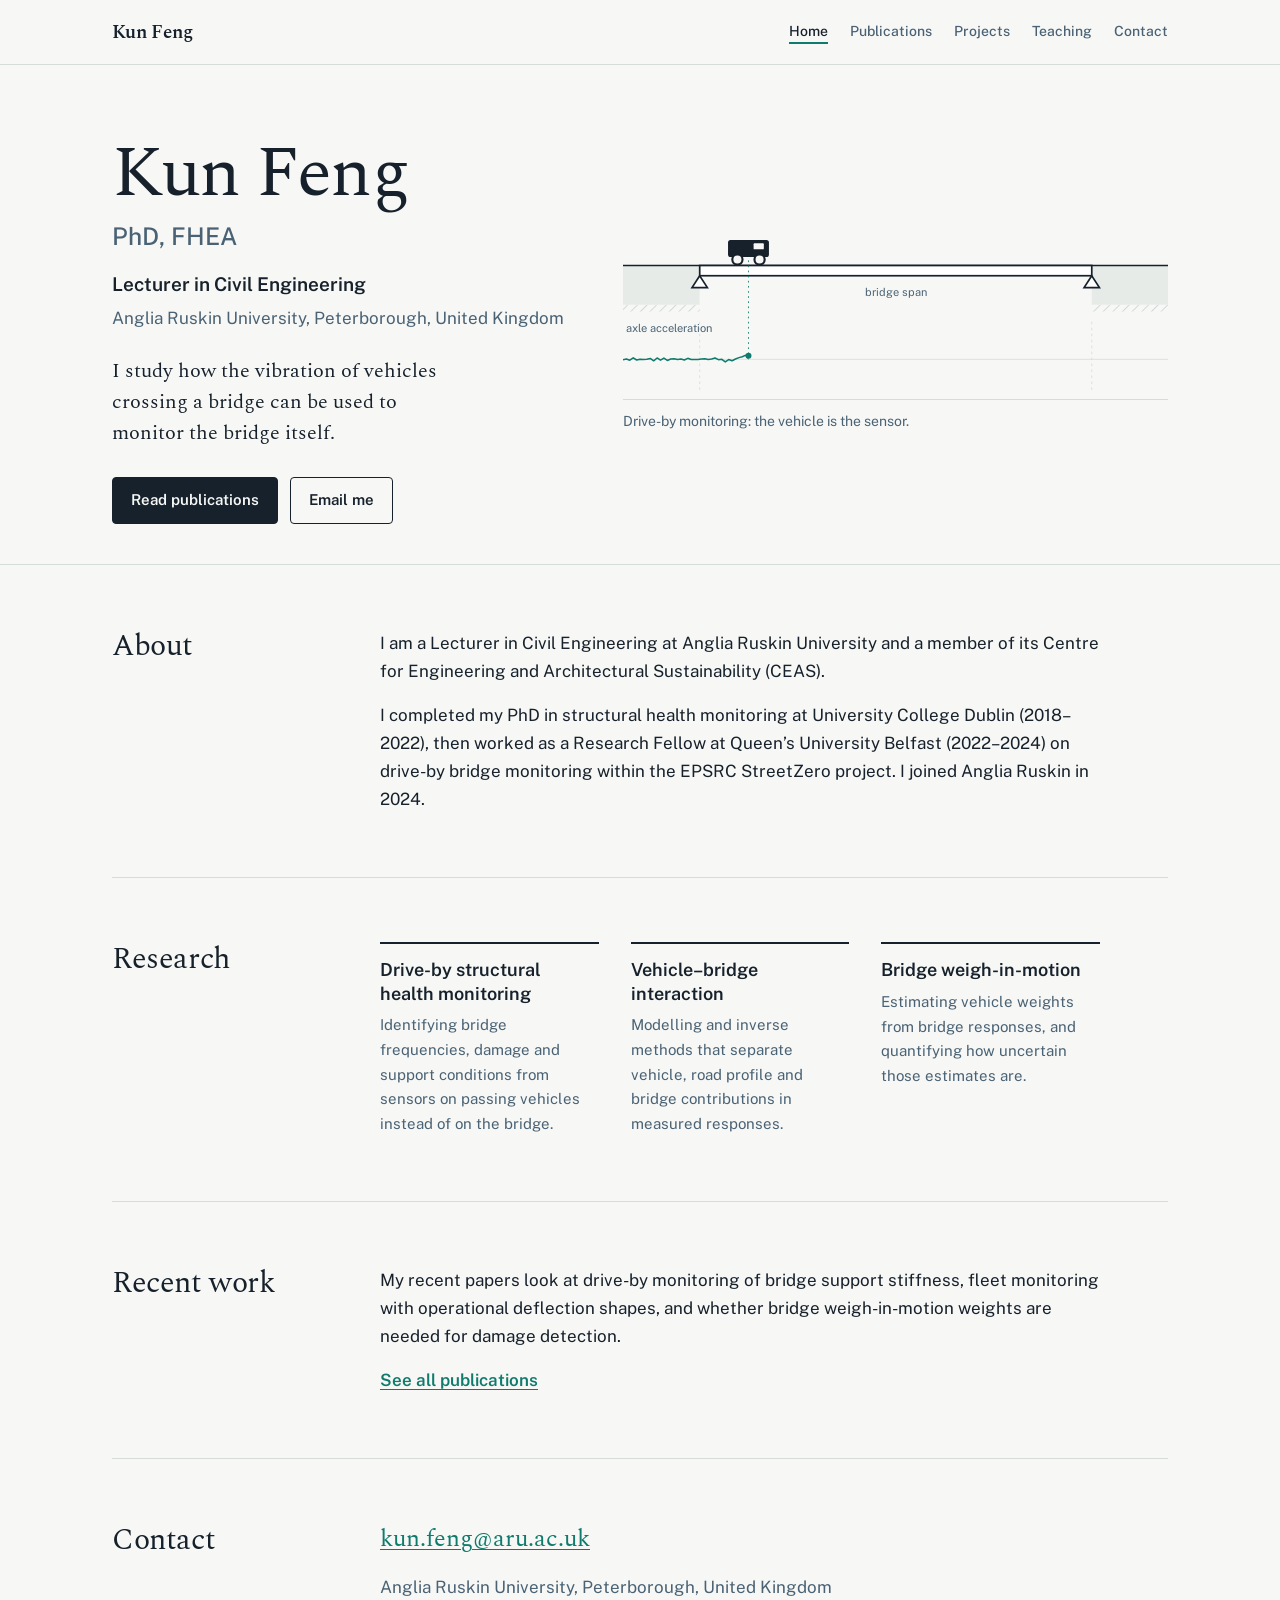
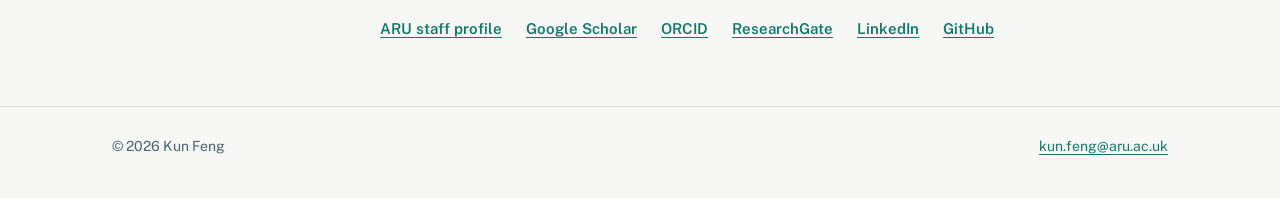
<file: index.html>
<!doctype html>
<html lang="en">
<head>
<meta charset="utf-8">
<meta name="viewport" content="width=device-width, initial-scale=1">
<meta name="description" content="Academic website of Dr Kun Feng, Lecturer in Civil Engineering at Anglia Ruskin University. Research in drive-by structural health monitoring, vehicle–bridge interaction and bridge weigh-in-motion.">
<title>Kun FENG, PhD, FHEA | Civil Engineering</title>
<link rel="preconnect" href="https://fonts.googleapis.com">
<link rel="preconnect" href="https://fonts.gstatic.com" crossorigin>
<link href="https://fonts.googleapis.com/css2?family=Spectral:ital,wght@0,400;0,600;1,400&family=Public+Sans:wght@400;500;600;700&display=swap" rel="stylesheet">
<link rel="stylesheet" href="assets/style.css">
</head>
<body>

<header class="top">
  <nav class="wrap nav" aria-label="Main navigation">
    <a class="brand" href="index.html">Kun Feng</a>
    <div class="links">
      <a href="index.html" aria-current="page">Home</a>
      <a href="publications.html">Publications</a>
      <a href="projects.html">Projects</a>
      <a href="teaching.html">Teaching</a>
      <a href="index.html#contact">Contact</a>
    </div>
  </nav>
</header>

<section class="hero" id="home">
  <div class="wrap hero-grid">
    <div>
      <h1>Kun Feng<span class="post">PhD, FHEA</span></h1>
      <p class="role">Lecturer in Civil Engineering</p>
      <p class="uni">Anglia Ruskin University, Peterborough, United Kingdom</p>
      <p class="lede">I study how the vibration of vehicles crossing a bridge can be used to monitor the bridge itself.</p>
      <div class="actions">
        <a class="btn primary" href="publications.html">Read publications</a>
        <a class="btn" href="mailto:kun.feng@aru.ac.uk">Email me</a>
      </div>
    </div>

    <figure class="figure" aria-labelledby="fig-cap">
      <svg viewBox="0 86 640 194" role="img" aria-label="A vehicle crosses a bridge; its axle acceleration, plotted below, grows while it is on the span.">
        <defs>
          <clipPath id="reveal"><rect id="reveal-rect" x="0" y="190" width="640" height="90"/></clipPath>
          <pattern id="hatch" width="8" height="8" patternUnits="userSpaceOnUse" patternTransform="rotate(45)">
            <line x1="0" y1="0" x2="0" y2="8" stroke="#4a6274" stroke-width="1"/>
          </pattern>
        </defs>

        <!-- ground -->
        <rect x="0" y="176" width="90" height="8" fill="url(#hatch)" opacity=".5"/>
        <rect x="550" y="176" width="90" height="8" fill="url(#hatch)" opacity=".5"/>
        <!-- approaches -->
        <rect x="0" y="130" width="90" height="46" fill="#e7ebe8"/>
        <rect x="550" y="130" width="90" height="46" fill="#e7ebe8"/>
        <line x1="0" y1="130" x2="640" y2="130" stroke="#17212b" stroke-width="2"/>
        <!-- deck -->
        <rect x="90" y="130" width="460" height="12" fill="#fff" stroke="#17212b" stroke-width="2"/>
        <!-- supports -->
        <path d="M90 142 l-9 14 h18 z M550 142 l-9 14 h18 z" fill="#fff" stroke="#17212b" stroke-width="2"/>
        <text x="320" y="166" text-anchor="middle" font-family="Public Sans, sans-serif" font-size="13" fill="#4a6274">bridge span</text>

        <!-- signal axis -->
        <line x1="0" y1="240" x2="640" y2="240" stroke="#d6ddd8" stroke-width="1"/>
        <line x1="90" y1="196" x2="90" y2="276" stroke="#d6ddd8" stroke-dasharray="3 4"/>
        <line x1="550" y1="196" x2="550" y2="276" stroke="#d6ddd8" stroke-dasharray="3 4"/>
        <text x="4" y="208" font-family="Public Sans, sans-serif" font-size="13" fill="#4a6274">axle acceleration</text>

        <g clip-path="url(#reveal)">
          <path fill="none" stroke="#0f7b6c" stroke-width="1.8" stroke-linejoin="round" d="M0,240.6 L4,239.6 L8,241.1 L12,238.4 L16,240.9 L20,239.9 L24,240.2 L28,239.9 L32,239.0 L36,241.8 L40,238.5 L44,241.1 L48,238.6 L52,241.4 L56,239.7 L60,239.5 L64,240.3 L68,239.8 L72,240.9 L76,238.9 L80,240.3 L84,240.3 L88,240.2 L92,239.8 L96,239.5 L100,240.2 L104,239.7 L108,238.5 L112,240.5 L116,240.1 L120,243.1 L124,240.4 L128,241.8 L132,239.7 L136,238.1 L140,237.0 L144,235.2 L148,239.9 L152,239.5 L156,244.5 L160,243.6 L164,245.9 L168,242.7 L172,238.4 L176,235.5 L180,233.1 L184,235.1 L188,236.3 L192,241.2 L196,245.6 L200,247.4 L204,246.3 L208,242.2 L212,238.5 L216,235.2 L220,232.0 L224,235.0 L228,237.1 L232,244.2 L236,244.4 L240,246.4 L244,243.9 L248,240.1 L252,236.9 L256,232.3 L260,236.6 L264,237.3 L268,243.8 L272,244.4 L276,247.0 L280,244.4 L284,239.0 L288,234.7 L292,231.4 L296,233.7 L300,236.4 L304,242.0 L308,247.9 L312,250.1 L316,248.6 L320,242.5 L324,236.1 L328,232.0 L332,228.0 L336,231.9 L340,235.6 L344,245.7 L348,248.6 L352,251.2 L356,248.6 L360,242.7 L364,237.4 L368,229.4 L372,231.3 L376,231.7 L380,239.1 L384,242.5 L388,247.5 L392,248.7 L396,245.2 L400,240.9 L404,235.7 L408,234.6 L412,234.5 L416,236.4 L420,240.9 L424,243.9 L428,245.4 L432,243.2 L436,239.9 L440,238.8 L444,234.9 L448,236.9 L452,236.4 L456,242.6 L460,243.1 L464,244.4 L468,243.4 L472,240.5 L476,239.7 L480,234.4 L484,236.8 L488,236.2 L492,240.8 L496,241.2 L500,243.0 L504,243.9 L508,242.1 L512,240.4 L516,237.9 L520,238.1 L524,238.7 L528,238.3 L532,239.9 L536,240.4 L540,241.3 L544,240.5 L548,239.0 L552,241.2 L556,239.1 L560,241.3 L564,238.2 L568,241.2 L572,239.9 L576,239.9 L580,240.1 L584,239.1 L588,241.8 L592,238.5 L596,240.8 L600,239.1 L604,241.1 L608,239.8 L612,239.4 L616,240.3 L620,240.1 L624,240.3 L628,239.4 L632,239.8 L636,240.9 L640,239.5"/>
        </g>

        <!-- vehicle, with a probe line down to the trace -->
        <g id="vehicle" transform="translate(320 0)" opacity="0">
          <line x1="0" y1="124" x2="0" y2="236" stroke="#0f7b6c" stroke-width="1" stroke-dasharray="2 4"/>
          <rect x="-24" y="100" width="48" height="20" rx="3" fill="#17212b"/>
          <rect x="6" y="104" width="12" height="7" rx="1" fill="#f7f8f6"/>
          <circle cx="-13" cy="123" r="6" fill="#f7f8f6" stroke="#17212b" stroke-width="2.5"/>
          <circle cx="13" cy="123" r="6" fill="#f7f8f6" stroke="#17212b" stroke-width="2.5"/>
          <circle cx="0" cy="236" r="3.5" fill="#0f7b6c"/>
        </g>
      </svg>
      <figcaption id="fig-cap">
        <span>Drive-by monitoring: the vehicle is the sensor.</span>
        <button class="replay" type="button" id="replay" hidden>Replay crossing</button>
      </figcaption>
    </figure>
  </div>
</section>

<main class="wrap">

  <section class="section" id="about">
    <h2>About</h2>
    <div class="body">
      <p>I am a Lecturer in Civil Engineering at Anglia Ruskin University and a member of its Centre for Engineering and Architectural Sustainability (CEAS).</p>
      <p>I completed my PhD in structural health monitoring at University College Dublin (2018–2022), then worked as a Research Fellow at Queen’s University Belfast (2022–2024) on drive-by bridge monitoring within the EPSRC StreetZero project. I joined Anglia Ruskin in 2024.</p>
    </div>
  </section>

  <section class="section" id="research">
    <h2>Research</h2>
    <div class="body">
      <div class="themes">
        <div class="theme">
          <h3>Drive-by structural health monitoring</h3>
          <p>Identifying bridge frequencies, damage and support conditions from sensors on passing vehicles instead of on the bridge.</p>
        </div>
        <div class="theme">
          <h3>Vehicle–bridge interaction</h3>
          <p>Modelling and inverse methods that separate vehicle, road profile and bridge contributions in measured responses.</p>
        </div>
        <div class="theme">
          <h3>Bridge weigh-in-motion</h3>
          <p>Estimating vehicle weights from bridge responses, and quantifying how uncertain those estimates are.</p>
        </div>
      </div>
    </div>
  </section>

  <section class="section" id="latest">
    <h2>Recent work</h2>
    <div class="body">
      <p>My recent papers look at drive-by monitoring of bridge support stiffness, fleet monitoring with operational deflection shapes, and whether bridge weigh-in-motion weights are needed for damage detection.</p>
      <p class="more"><a href="publications.html">See all publications</a></p>
    </div>
  </section>

  <section class="section" id="contact">
    <h2>Contact</h2>
    <div class="body">
      <p class="contact-line"><a href="mailto:kun.feng@aru.ac.uk">kun.feng@aru.ac.uk</a></p>
      <p class="address">Anglia Ruskin University, Peterborough, United Kingdom</p>
      <ul class="profiles">
        <li><a href="https://www.aru.ac.uk/people/kun-feng" target="_blank" rel="noopener noreferrer">ARU staff profile</a></li>
        <li><a href="https://scholar.google.com/citations?user=854eu74AAAAJ&amp;hl=en" target="_blank" rel="noopener noreferrer">Google Scholar</a></li>
        <li><a href="https://orcid.org/0000-0003-1110-3681" target="_blank" rel="noopener noreferrer">ORCID</a></li>
        <li><a href="https://www.researchgate.net/profile/Kun-Feng-4" target="_blank" rel="noopener noreferrer">ResearchGate</a></li>
        <li><a href="https://www.linkedin.com/in/fengk1994/" target="_blank" rel="noopener noreferrer">LinkedIn</a></li>
        <li><a href="https://github.com/drkunfeng" target="_blank" rel="noopener noreferrer">GitHub</a></li>
      </ul>
    </div>
  </section>

</main>

<footer class="footer">
  <div class="wrap"><span>© <span id="year">2026</span> Kun Feng</span><a href="mailto:kun.feng@aru.ac.uk">kun.feng@aru.ac.uk</a></div>
</footer>

<script>document.getElementById('year').textContent = new Date().getFullYear();</script>
<script>
(function () {
  var rect = document.getElementById('reveal-rect');
  var car = document.getElementById('vehicle');
  var btn = document.getElementById('replay');
  var reduce = window.matchMedia && window.matchMedia('(prefers-reduced-motion: reduce)').matches;
  var DURATION = 5200, START = -30, END = 670, raf = null;

  function frame(t0) {
    return function step(now) {
      var p = Math.min((now - t0) / DURATION, 1);
      var x = START + (END - START) * p;
      rect.setAttribute('width', Math.max(0, Math.min(640, x)));
      car.setAttribute('transform', 'translate(' + x + ' 0)');
      if (p < 1) { raf = requestAnimationFrame(step); }
      else { btn.hidden = false; }
    };
  }
  function play() {
    if (raf) cancelAnimationFrame(raf);
    btn.hidden = true;
    car.setAttribute('opacity', '1');
    raf = requestAnimationFrame(function (now) { frame(now)(now); });
  }

  if (reduce) {
    // Static, complete picture: full trace, vehicle parked mid-span.
    car.setAttribute('opacity', '1');
    return;
  }
  rect.setAttribute('width', '0');
  btn.addEventListener('click', play);
  play();
})();
</script>
</body>
</html>
</file>
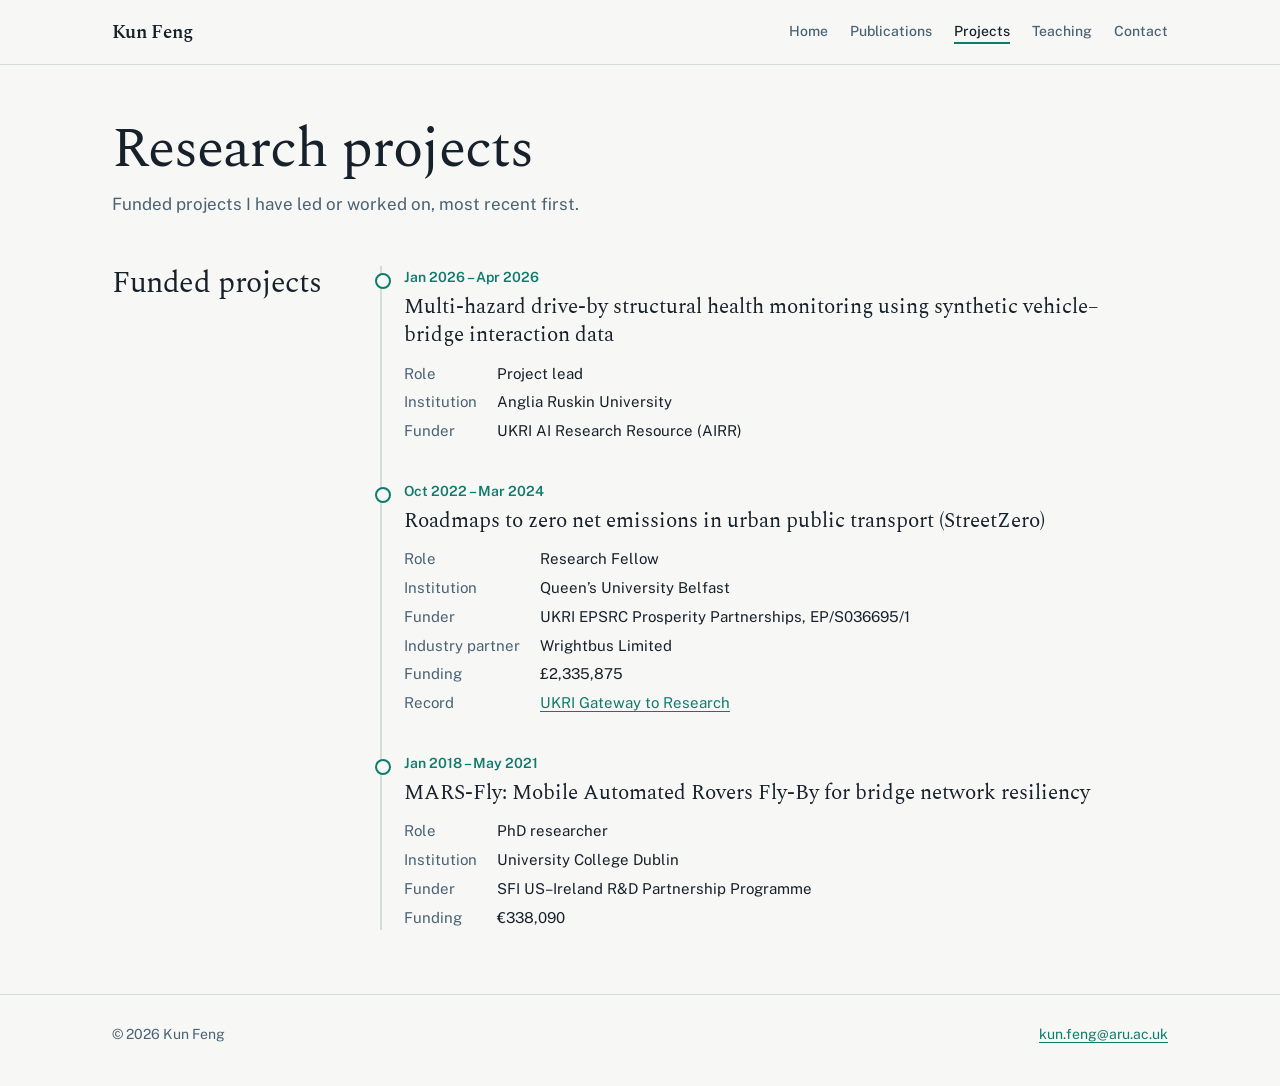
<file: projects.html>
<!doctype html>
<html lang="en">
<head>
<meta charset="utf-8">
<meta name="viewport" content="width=device-width, initial-scale=1">
<meta name="description" content="Research projects of Dr Kun Feng.">
<title>Research projects | Kun Feng</title>
<link rel="preconnect" href="https://fonts.googleapis.com">
<link rel="preconnect" href="https://fonts.gstatic.com" crossorigin>
<link href="https://fonts.googleapis.com/css2?family=Spectral:ital,wght@0,400;0,600;1,400&family=Public+Sans:wght@400;500;600;700&display=swap" rel="stylesheet">
<link rel="stylesheet" href="assets/style.css">
</head>
<body>

<header class="top">
  <nav class="wrap nav" aria-label="Main navigation">
    <a class="brand" href="index.html">Kun Feng</a>
    <div class="links">
      <a href="index.html">Home</a>
      <a href="publications.html">Publications</a>
      <a href="projects.html" aria-current="page">Projects</a>
      <a href="teaching.html">Teaching</a>
      <a href="index.html#contact">Contact</a>
    </div>
  </nav>
</header>

<div class="wrap page-head">
  <h1>Research projects</h1>
  <p>Funded projects I have led or worked on, most recent first.</p>
</div>

<main class="wrap">

  <section class="section" id="projects">
    <h2>Funded projects</h2>
    <div class="body">
      <ol class="timeline">
        <li class="proj">
          <p class="proj-date">Jan 2026 – Apr 2026</p>
          <h3>Multi-hazard drive-by structural health monitoring using synthetic vehicle–bridge interaction data</h3>
          <dl class="facts">
            <dt>Role</dt><dd>Project lead</dd>
            <dt>Institution</dt><dd>Anglia Ruskin University</dd>
            <dt>Funder</dt><dd>UKRI AI Research Resource (AIRR)</dd>
          </dl>
        </li>
        <li class="proj">
          <p class="proj-date">Oct 2022 – Mar 2024</p>
          <h3>Roadmaps to zero net emissions in urban public transport (StreetZero)</h3>
          <dl class="facts">
            <dt>Role</dt><dd>Research Fellow</dd>
            <dt>Institution</dt><dd>Queen’s University Belfast</dd>
            <dt>Funder</dt><dd>UKRI EPSRC Prosperity Partnerships, EP/S036695/1</dd>
            <dt>Industry partner</dt><dd>Wrightbus Limited</dd>
            <dt>Funding</dt><dd>£2,335,875</dd>
            <dt>Record</dt><dd><a href="https://gtr.ukri.org/find-research-and-innovation/project/7663d4e0-3fe3-4574-b7ea-d854378abf43" target="_blank" rel="noopener noreferrer">UKRI Gateway to Research</a></dd>
          </dl>
        </li>
        <li class="proj">
          <p class="proj-date">Jan 2018 – May 2021</p>
          <h3>MARS-Fly: Mobile Automated Rovers Fly-By for bridge network resiliency</h3>
          <dl class="facts">
            <dt>Role</dt><dd>PhD researcher</dd>
            <dt>Institution</dt><dd>University College Dublin</dd>
            <dt>Funder</dt><dd>SFI US–Ireland R&amp;D Partnership Programme</dd>
            <dt>Funding</dt><dd>€338,090</dd>
          </dl>
        </li>
      </ol>
    </div>
  </section>

</main>

<footer class="footer">
  <div class="wrap"><span>© <span id="year">2026</span> Kun Feng</span><a href="mailto:kun.feng@aru.ac.uk">kun.feng@aru.ac.uk</a></div>
</footer>

<script>document.getElementById('year').textContent = new Date().getFullYear();</script>

</body>
</html>
</file>
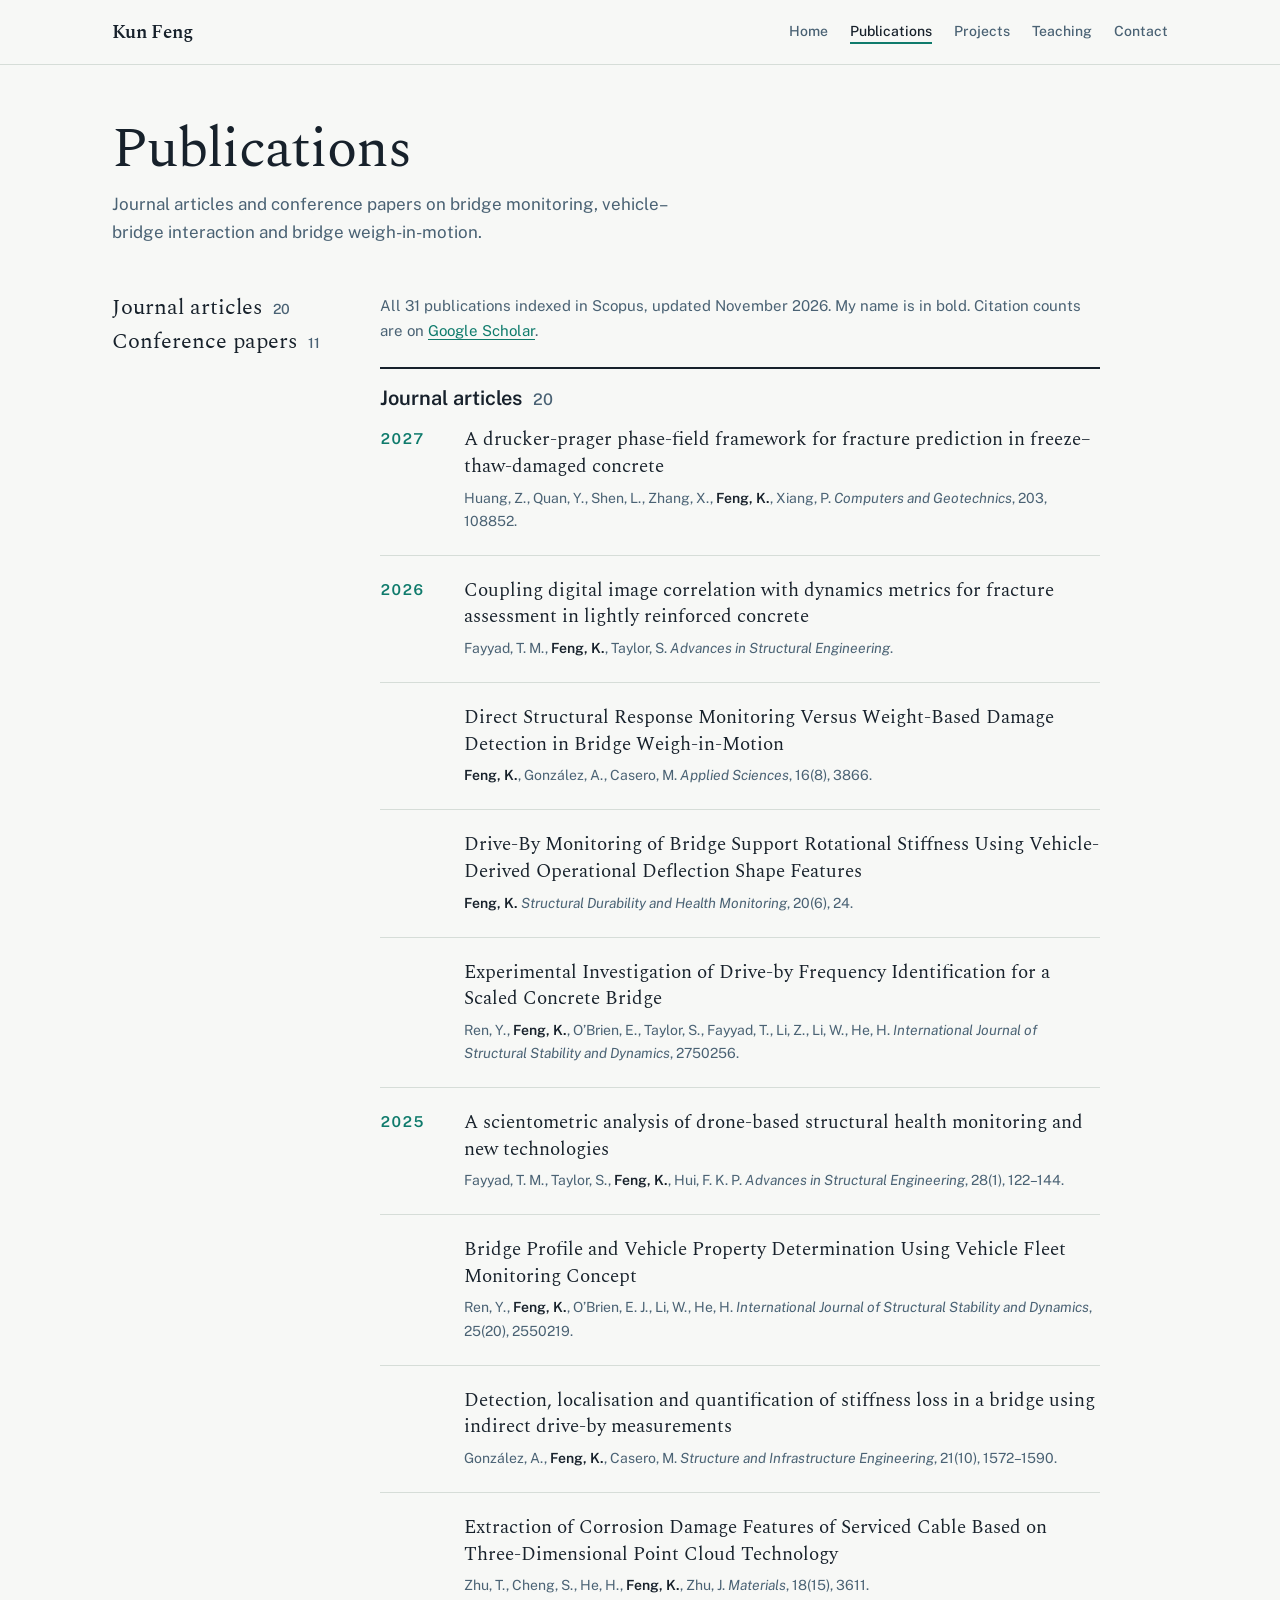
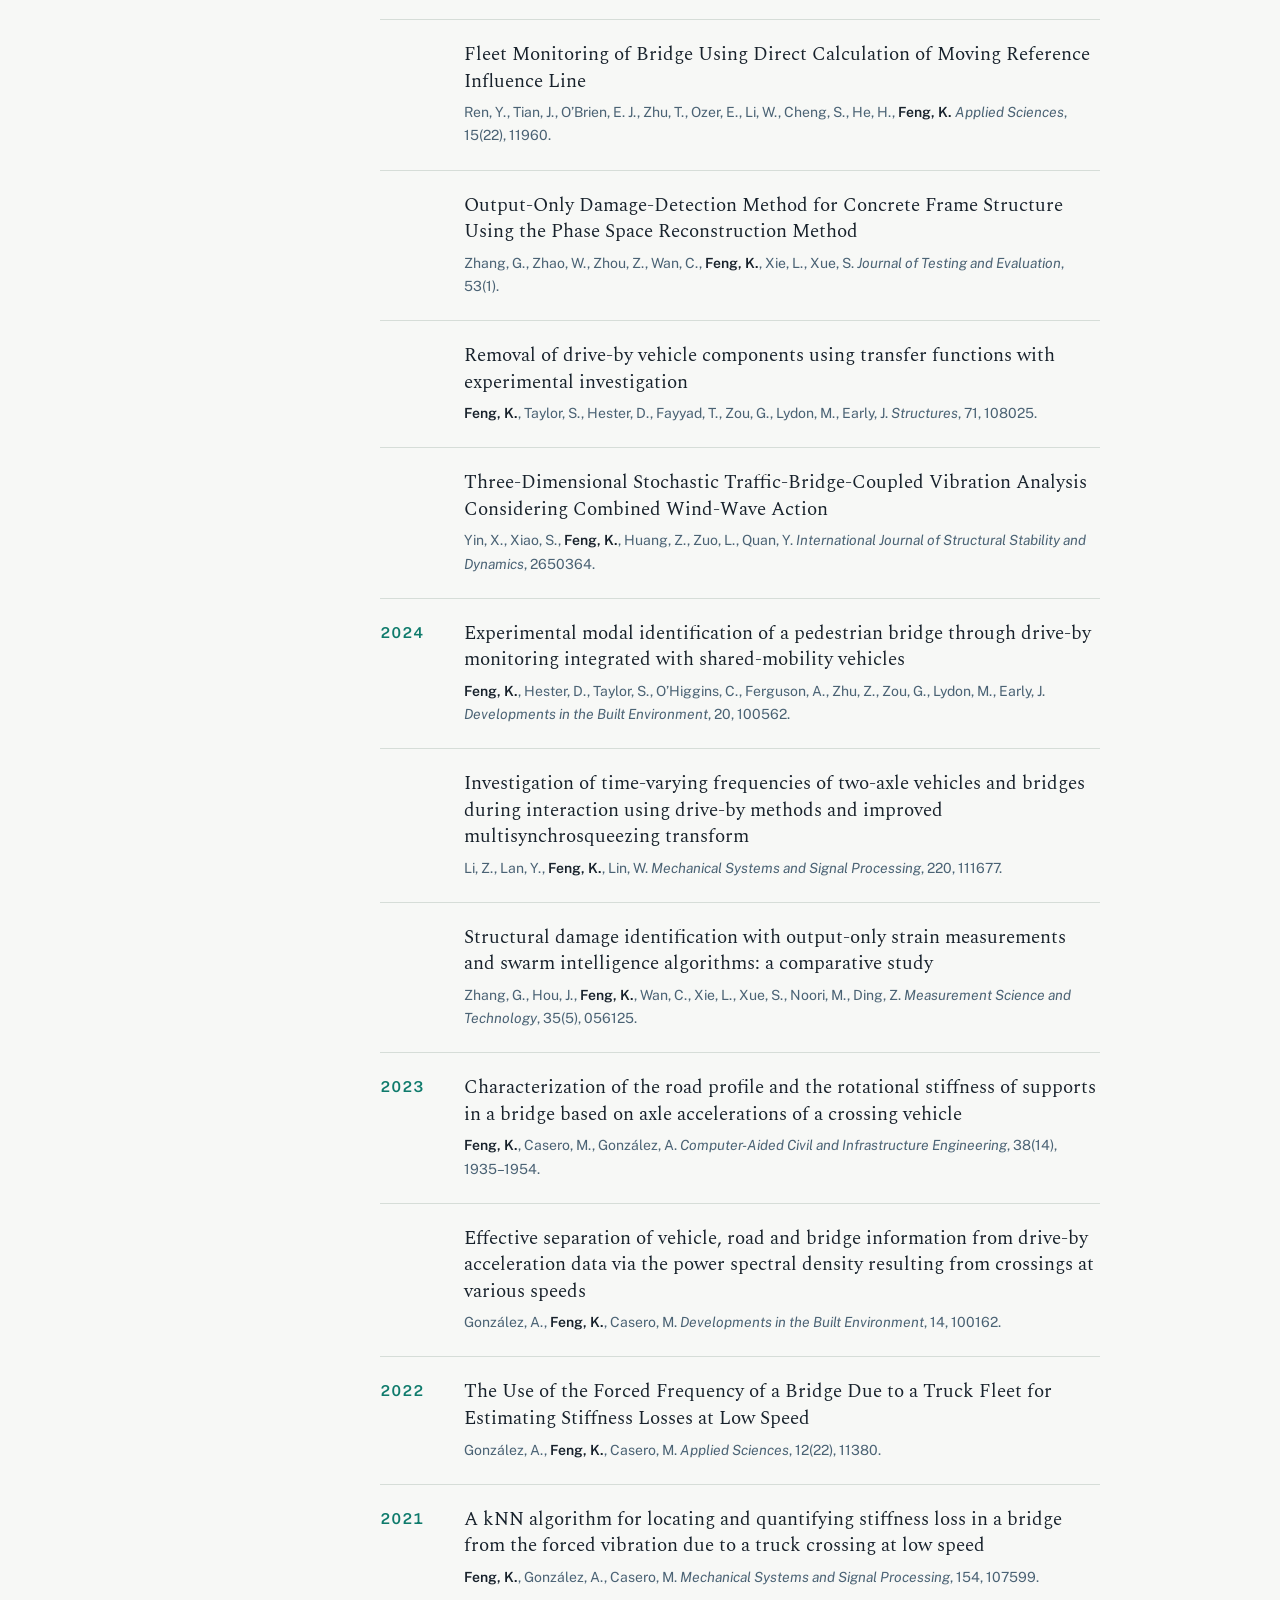
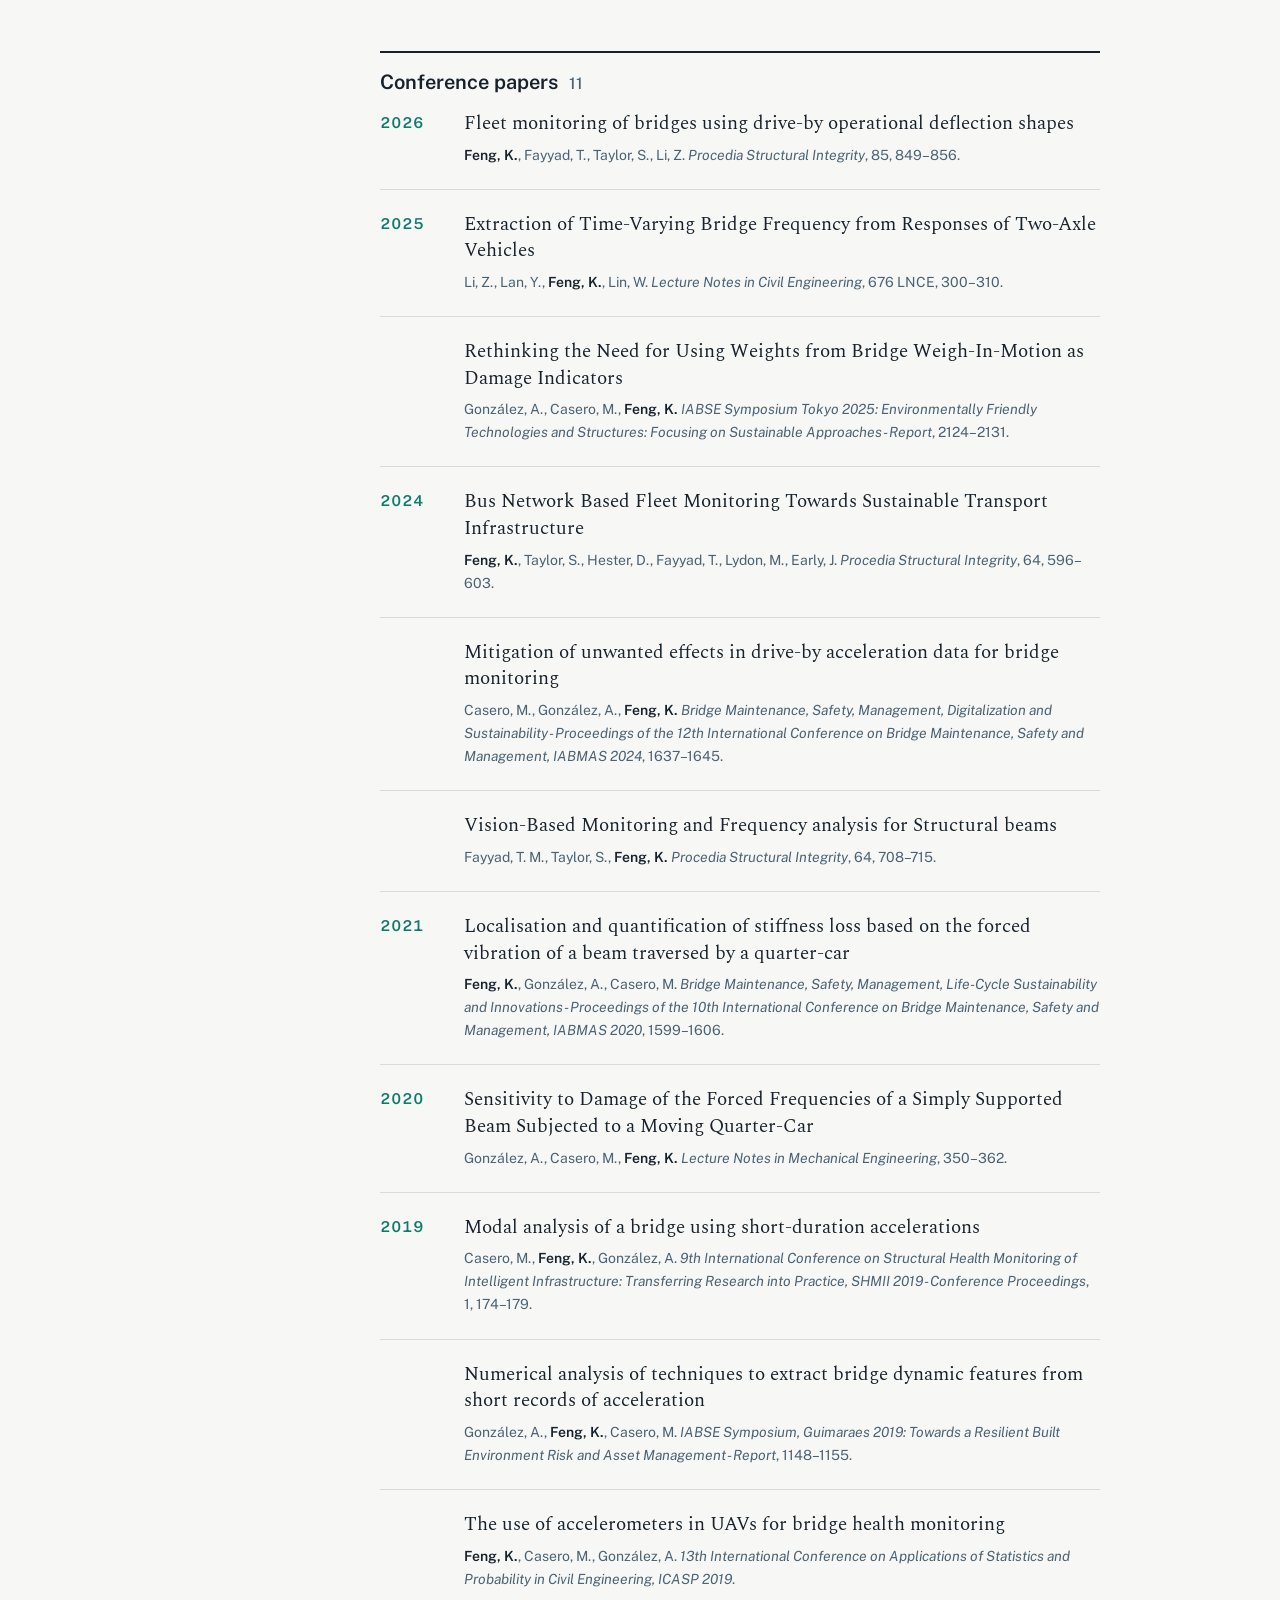
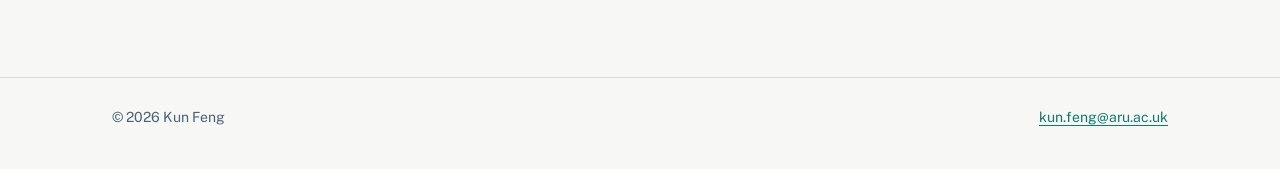
<file: publications.html>
<!doctype html>
<html lang="en">
<head>
<meta charset="utf-8">
<meta name="viewport" content="width=device-width, initial-scale=1">
<meta name="description" content="Publications of Dr Kun Feng indexed in Scopus.">
<title>Publications | Kun Feng</title>
<link rel="preconnect" href="https://fonts.googleapis.com">
<link rel="preconnect" href="https://fonts.gstatic.com" crossorigin>
<link href="https://fonts.googleapis.com/css2?family=Spectral:ital,wght@0,400;0,600;1,400&family=Public+Sans:wght@400;500;600;700&display=swap" rel="stylesheet">
<link rel="stylesheet" href="assets/style.css">
</head>
<body>

<header class="top">
  <nav class="wrap nav" aria-label="Main navigation">
    <a class="brand" href="index.html">Kun Feng</a>
    <div class="links">
      <a href="index.html">Home</a>
      <a href="publications.html" aria-current="page">Publications</a>
      <a href="projects.html">Projects</a>
      <a href="teaching.html">Teaching</a>
      <a href="index.html#contact">Contact</a>
    </div>
  </nav>
</header>

<div class="wrap page-head">
  <h1>Publications</h1>
  <p>Journal articles and conference papers on bridge monitoring, vehicle–bridge interaction and bridge weigh-in-motion.</p>
</div>

<main class="wrap">

  <!-- PUBLICATIONS:START -->
  <section class="section" id="publications">
    <nav class="pub-side" aria-label="Publication types">
      <a href="#journal-articles">Journal articles <span>20</span></a>
      <a href="#conference-papers">Conference papers <span>11</span></a>
    </nav>
    <div class="body">
      <p class="pub-note">All 31 publications indexed in Scopus, updated November 2026. My name is in bold. Citation counts are on <a href="https://scholar.google.com/citations?user=854eu74AAAAJ&amp;hl=en" target="_blank" rel="noopener noreferrer">Google Scholar</a>.</p>
      <h3 class="pub-group" id="journal-articles">Journal articles <span class="count">20</span></h3>
      <ol class="pubs">
        <li class="pub">
          <div class="pub-year">2027</div>
          <div>
            <h3><a href="https://doi.org/10.1016/j.compgeo.2026.108852" target="_blank" rel="noopener noreferrer">A drucker-prager phase-field framework for fracture prediction in freeze–thaw-damaged concrete</a></h3>
            <p class="pub-meta">Huang, Z., Quan, Y., Shen, L., Zhang, X., <strong>Feng, K.</strong>, Xiang, P. <em>Computers and Geotechnics</em>, 203, 108852.</p>
          </div>
        </li>
        <li class="pub">
          <div class="pub-year">2026</div>
          <div>
            <h3><a href="https://doi.org/10.1177/13694332261475267" target="_blank" rel="noopener noreferrer">Coupling digital image correlation with dynamics metrics for fracture assessment in lightly reinforced concrete</a></h3>
            <p class="pub-meta">Fayyad, T. M., <strong>Feng, K.</strong>, Taylor, S. <em>Advances in Structural Engineering</em>.</p>
          </div>
        </li>
        <li class="pub">
          <div class="pub-year repeat" aria-hidden="true">2026</div>
          <div>
            <h3><a href="https://doi.org/10.3390/app16083866" target="_blank" rel="noopener noreferrer">Direct Structural Response Monitoring Versus Weight-Based Damage Detection in Bridge Weigh-in-Motion</a></h3>
            <p class="pub-meta"><strong>Feng, K.</strong>, González, A., Casero, M. <em>Applied Sciences</em>, 16(8), 3866.</p>
          </div>
        </li>
        <li class="pub">
          <div class="pub-year repeat" aria-hidden="true">2026</div>
          <div>
            <h3><a href="https://doi.org/10.32604/sdhm.2026.084605" target="_blank" rel="noopener noreferrer">Drive-By Monitoring of Bridge Support Rotational Stiffness Using Vehicle-Derived Operational Deflection Shape Features</a></h3>
            <p class="pub-meta"><strong>Feng, K.</strong> <em>Structural Durability and Health Monitoring</em>, 20(6), 24.</p>
          </div>
        </li>
        <li class="pub">
          <div class="pub-year repeat" aria-hidden="true">2026</div>
          <div>
            <h3><a href="https://doi.org/10.1142/S0219455427502567" target="_blank" rel="noopener noreferrer">Experimental Investigation of Drive-by Frequency Identification for a Scaled Concrete Bridge</a></h3>
            <p class="pub-meta">Ren, Y., <strong>Feng, K.</strong>, O’Brien, E., Taylor, S., Fayyad, T., Li, Z., Li, W., He, H. <em>International Journal of Structural Stability and Dynamics</em>, 2750256.</p>
          </div>
        </li>
        <li class="pub">
          <div class="pub-year">2025</div>
          <div>
            <h3><a href="https://doi.org/10.1177/13694332241255734" target="_blank" rel="noopener noreferrer">A scientometric analysis of drone-based structural health monitoring and new technologies</a></h3>
            <p class="pub-meta">Fayyad, T. M., Taylor, S., <strong>Feng, K.</strong>, Hui, F. K. P. <em>Advances in Structural Engineering</em>, 28(1), 122–144.</p>
          </div>
        </li>
        <li class="pub">
          <div class="pub-year repeat" aria-hidden="true">2025</div>
          <div>
            <h3><a href="https://doi.org/10.1142/S0219455425502190" target="_blank" rel="noopener noreferrer">Bridge Profile and Vehicle Property Determination Using Vehicle Fleet Monitoring Concept</a></h3>
            <p class="pub-meta">Ren, Y., <strong>Feng, K.</strong>, O’Brien, E. J., Li, W., He, H. <em>International Journal of Structural Stability and Dynamics</em>, 25(20), 2550219.</p>
          </div>
        </li>
        <li class="pub">
          <div class="pub-year repeat" aria-hidden="true">2025</div>
          <div>
            <h3><a href="https://doi.org/10.1080/15732479.2023.2275682" target="_blank" rel="noopener noreferrer">Detection, localisation and quantification of stiffness loss in a bridge using indirect drive-by measurements</a></h3>
            <p class="pub-meta">González, A., <strong>Feng, K.</strong>, Casero, M. <em>Structure and Infrastructure Engineering</em>, 21(10), 1572–1590.</p>
          </div>
        </li>
        <li class="pub">
          <div class="pub-year repeat" aria-hidden="true">2025</div>
          <div>
            <h3><a href="https://doi.org/10.3390/ma18153611" target="_blank" rel="noopener noreferrer">Extraction of Corrosion Damage Features of Serviced Cable Based on Three-Dimensional Point Cloud Technology</a></h3>
            <p class="pub-meta">Zhu, T., Cheng, S., He, H., <strong>Feng, K.</strong>, Zhu, J. <em>Materials</em>, 18(15), 3611.</p>
          </div>
        </li>
        <li class="pub">
          <div class="pub-year repeat" aria-hidden="true">2025</div>
          <div>
            <h3><a href="https://doi.org/10.3390/app152211960" target="_blank" rel="noopener noreferrer">Fleet Monitoring of Bridge Using Direct Calculation of Moving Reference Influence Line</a></h3>
            <p class="pub-meta">Ren, Y., Tian, J., O’Brien, E. J., Zhu, T., Ozer, E., Li, W., Cheng, S., He, H., <strong>Feng, K.</strong> <em>Applied Sciences</em>, 15(22), 11960.</p>
          </div>
        </li>
        <li class="pub">
          <div class="pub-year repeat" aria-hidden="true">2025</div>
          <div>
            <h3><a href="https://doi.org/10.1520/JTE20240248" target="_blank" rel="noopener noreferrer">Output-Only Damage-Detection Method for Concrete Frame Structure Using the Phase Space Reconstruction Method</a></h3>
            <p class="pub-meta">Zhang, G., Zhao, W., Zhou, Z., Wan, C., <strong>Feng, K.</strong>, Xie, L., Xue, S. <em>Journal of Testing and Evaluation</em>, 53(1).</p>
          </div>
        </li>
        <li class="pub">
          <div class="pub-year repeat" aria-hidden="true">2025</div>
          <div>
            <h3><a href="https://doi.org/10.1016/j.istruc.2024.108025" target="_blank" rel="noopener noreferrer">Removal of drive-by vehicle components using transfer functions with experimental investigation</a></h3>
            <p class="pub-meta"><strong>Feng, K.</strong>, Taylor, S., Hester, D., Fayyad, T., Zou, G., Lydon, M., Early, J. <em>Structures</em>, 71, 108025.</p>
          </div>
        </li>
        <li class="pub">
          <div class="pub-year repeat" aria-hidden="true">2025</div>
          <div>
            <h3><a href="https://doi.org/10.1142/S0219455426503645" target="_blank" rel="noopener noreferrer">Three-Dimensional Stochastic Traffic-Bridge-Coupled Vibration Analysis Considering Combined Wind-Wave Action</a></h3>
            <p class="pub-meta">Yin, X., Xiao, S., <strong>Feng, K.</strong>, Huang, Z., Zuo, L., Quan, Y. <em>International Journal of Structural Stability and Dynamics</em>, 2650364.</p>
          </div>
        </li>
        <li class="pub">
          <div class="pub-year">2024</div>
          <div>
            <h3><a href="https://doi.org/10.1016/j.dibe.2024.100562" target="_blank" rel="noopener noreferrer">Experimental modal identification of a pedestrian bridge through drive-by monitoring integrated with shared-mobility vehicles</a></h3>
            <p class="pub-meta"><strong>Feng, K.</strong>, Hester, D., Taylor, S., O’Higgins, C., Ferguson, A., Zhu, Z., Zou, G., Lydon, M., Early, J. <em>Developments in the Built Environment</em>, 20, 100562.</p>
          </div>
        </li>
        <li class="pub">
          <div class="pub-year repeat" aria-hidden="true">2024</div>
          <div>
            <h3><a href="https://doi.org/10.1016/j.ymssp.2024.111677" target="_blank" rel="noopener noreferrer">Investigation of time-varying frequencies of two-axle vehicles and bridges during interaction using drive-by methods and improved multisynchrosqueezing transform</a></h3>
            <p class="pub-meta">Li, Z., Lan, Y., <strong>Feng, K.</strong>, Lin, W. <em>Mechanical Systems and Signal Processing</em>, 220, 111677.</p>
          </div>
        </li>
        <li class="pub">
          <div class="pub-year repeat" aria-hidden="true">2024</div>
          <div>
            <h3><a href="https://doi.org/10.1088/1361-6501/ad2ad4" target="_blank" rel="noopener noreferrer">Structural damage identification with output-only strain measurements and swarm intelligence algorithms: a comparative study</a></h3>
            <p class="pub-meta">Zhang, G., Hou, J., <strong>Feng, K.</strong>, Wan, C., Xie, L., Xue, S., Noori, M., Ding, Z. <em>Measurement Science and Technology</em>, 35(5), 056125.</p>
          </div>
        </li>
        <li class="pub">
          <div class="pub-year">2023</div>
          <div>
            <h3><a href="https://doi.org/10.1111/mice.12974" target="_blank" rel="noopener noreferrer">Characterization of the road profile and the rotational stiffness of supports in a bridge based on axle accelerations of a crossing vehicle</a></h3>
            <p class="pub-meta"><strong>Feng, K.</strong>, Casero, M., González, A. <em>Computer-Aided Civil and Infrastructure Engineering</em>, 38(14), 1935–1954.</p>
          </div>
        </li>
        <li class="pub">
          <div class="pub-year repeat" aria-hidden="true">2023</div>
          <div>
            <h3><a href="https://doi.org/10.1016/j.dibe.2023.100162" target="_blank" rel="noopener noreferrer">Effective separation of vehicle, road and bridge information from drive-by acceleration data via the power spectral density resulting from crossings at various speeds</a></h3>
            <p class="pub-meta">González, A., <strong>Feng, K.</strong>, Casero, M. <em>Developments in the Built Environment</em>, 14, 100162.</p>
          </div>
        </li>
        <li class="pub">
          <div class="pub-year">2022</div>
          <div>
            <h3><a href="https://doi.org/10.3390/app122211380" target="_blank" rel="noopener noreferrer">The Use of the Forced Frequency of a Bridge Due to a Truck Fleet for Estimating Stiffness Losses at Low Speed</a></h3>
            <p class="pub-meta">González, A., <strong>Feng, K.</strong>, Casero, M. <em>Applied Sciences</em>, 12(22), 11380.</p>
          </div>
        </li>
        <li class="pub">
          <div class="pub-year">2021</div>
          <div>
            <h3><a href="https://doi.org/10.1016/j.ymssp.2020.107599" target="_blank" rel="noopener noreferrer">A kNN algorithm for locating and quantifying stiffness loss in a bridge from the forced vibration due to a truck crossing at low speed</a></h3>
            <p class="pub-meta"><strong>Feng, K.</strong>, González, A., Casero, M. <em>Mechanical Systems and Signal Processing</em>, 154, 107599.</p>
          </div>
        </li>
      </ol>
      <h3 class="pub-group" id="conference-papers">Conference papers <span class="count">11</span></h3>
      <ol class="pubs">
        <li class="pub">
          <div class="pub-year">2026</div>
          <div>
            <h3><a href="https://doi.org/10.1016/j.prostr.2026.08.063" target="_blank" rel="noopener noreferrer">Fleet monitoring of bridges using drive-by operational deflection shapes</a></h3>
            <p class="pub-meta"><strong>Feng, K.</strong>, Fayyad, T., Taylor, S., Li, Z. <em>Procedia Structural Integrity</em>, 85, 849–856.</p>
          </div>
        </li>
        <li class="pub">
          <div class="pub-year">2025</div>
          <div>
            <h3><a href="https://doi.org/10.1007/978-3-031-96114-4_32" target="_blank" rel="noopener noreferrer">Extraction of Time-Varying Bridge Frequency from Responses of Two-Axle Vehicles</a></h3>
            <p class="pub-meta">Li, Z., Lan, Y., <strong>Feng, K.</strong>, Lin, W. <em>Lecture Notes in Civil Engineering</em>, 676 LNCE, 300–310.</p>
          </div>
        </li>
        <li class="pub">
          <div class="pub-year repeat" aria-hidden="true">2025</div>
          <div>
            <h3><a href="https://doi.org/10.2749/tokyo.2025.2124" target="_blank" rel="noopener noreferrer">Rethinking the Need for Using Weights from Bridge Weigh-In-Motion as Damage Indicators</a></h3>
            <p class="pub-meta">González, A., Casero, M., <strong>Feng, K.</strong> <em>IABSE Symposium Tokyo 2025: Environmentally Friendly Technologies and Structures: Focusing on Sustainable Approaches - Report</em>, 2124–2131.</p>
          </div>
        </li>
        <li class="pub">
          <div class="pub-year">2024</div>
          <div>
            <h3><a href="https://doi.org/10.1016/j.prostr.2024.09.316" target="_blank" rel="noopener noreferrer">Bus Network Based Fleet Monitoring Towards Sustainable Transport Infrastructure</a></h3>
            <p class="pub-meta"><strong>Feng, K.</strong>, Taylor, S., Hester, D., Fayyad, T., Lydon, M., Early, J. <em>Procedia Structural Integrity</em>, 64, 596–603.</p>
          </div>
        </li>
        <li class="pub">
          <div class="pub-year repeat" aria-hidden="true">2024</div>
          <div>
            <h3><a href="https://doi.org/10.1201/9781003483755-191" target="_blank" rel="noopener noreferrer">Mitigation of unwanted effects in drive-by acceleration data for bridge monitoring</a></h3>
            <p class="pub-meta">Casero, M., González, A., <strong>Feng, K.</strong> <em>Bridge Maintenance, Safety, Management, Digitalization and Sustainability - Proceedings of the 12th International Conference on Bridge Maintenance, Safety and Management, IABMAS 2024</em>, 1637–1645.</p>
          </div>
        </li>
        <li class="pub">
          <div class="pub-year repeat" aria-hidden="true">2024</div>
          <div>
            <h3><a href="https://doi.org/10.1016/j.prostr.2024.09.333" target="_blank" rel="noopener noreferrer">Vision-Based Monitoring and Frequency analysis for Structural beams</a></h3>
            <p class="pub-meta">Fayyad, T. M., Taylor, S., <strong>Feng, K.</strong> <em>Procedia Structural Integrity</em>, 64, 708–715.</p>
          </div>
        </li>
        <li class="pub">
          <div class="pub-year">2021</div>
          <div>
            <h3><a href="https://doi.org/10.1201/9780429279119-219" target="_blank" rel="noopener noreferrer">Localisation and quantification of stiffness loss based on the forced vibration of a beam traversed by a quarter-car</a></h3>
            <p class="pub-meta"><strong>Feng, K.</strong>, González, A., Casero, M. <em>Bridge Maintenance, Safety, Management, Life-Cycle Sustainability and Innovations - Proceedings of the 10th International Conference on Bridge Maintenance, Safety and Management, IABMAS 2020</em>, 1599–1606.</p>
          </div>
        </li>
        <li class="pub">
          <div class="pub-year">2020</div>
          <div>
            <h3><a href="https://doi.org/10.1007/978-981-13-8331-1_24" target="_blank" rel="noopener noreferrer">Sensitivity to Damage of the Forced Frequencies of a Simply Supported Beam Subjected to a Moving Quarter-Car</a></h3>
            <p class="pub-meta">González, A., Casero, M., <strong>Feng, K.</strong> <em>Lecture Notes in Mechanical Engineering</em>, 350–362.</p>
          </div>
        </li>
        <li class="pub">
          <div class="pub-year">2019</div>
          <div>
            <h3>Modal analysis of a bridge using short-duration accelerations</h3>
            <p class="pub-meta">Casero, M., <strong>Feng, K.</strong>, González, A. <em>9th International Conference on Structural Health Monitoring of Intelligent Infrastructure: Transferring Research into Practice, SHMII 2019 - Conference Proceedings</em>, 1, 174–179.</p>
          </div>
        </li>
        <li class="pub">
          <div class="pub-year repeat" aria-hidden="true">2019</div>
          <div>
            <h3><a href="https://doi.org/10.2749/guimaraes.2019.1148" target="_blank" rel="noopener noreferrer">Numerical analysis of techniques to extract bridge dynamic features from short records of acceleration</a></h3>
            <p class="pub-meta">González, A., <strong>Feng, K.</strong>, Casero, M. <em>IABSE Symposium, Guimaraes 2019: Towards a Resilient Built Environment Risk and Asset Management - Report</em>, 1148–1155.</p>
          </div>
        </li>
        <li class="pub">
          <div class="pub-year repeat" aria-hidden="true">2019</div>
          <div>
            <h3>The use of accelerometers in UAVs for bridge health monitoring</h3>
            <p class="pub-meta"><strong>Feng, K.</strong>, Casero, M., González, A. <em>13th International Conference on Applications of Statistics and Probability in Civil Engineering, ICASP 2019</em>.</p>
          </div>
        </li>
      </ol>
    </div>
  </section>
  <!-- PUBLICATIONS:END -->

</main>

<footer class="footer">
  <div class="wrap"><span>© <span id="year">2026</span> Kun Feng</span><a href="mailto:kun.feng@aru.ac.uk">kun.feng@aru.ac.uk</a></div>
</footer>

<script>document.getElementById('year').textContent = new Date().getFullYear();</script>

</body>
</html>
</file>
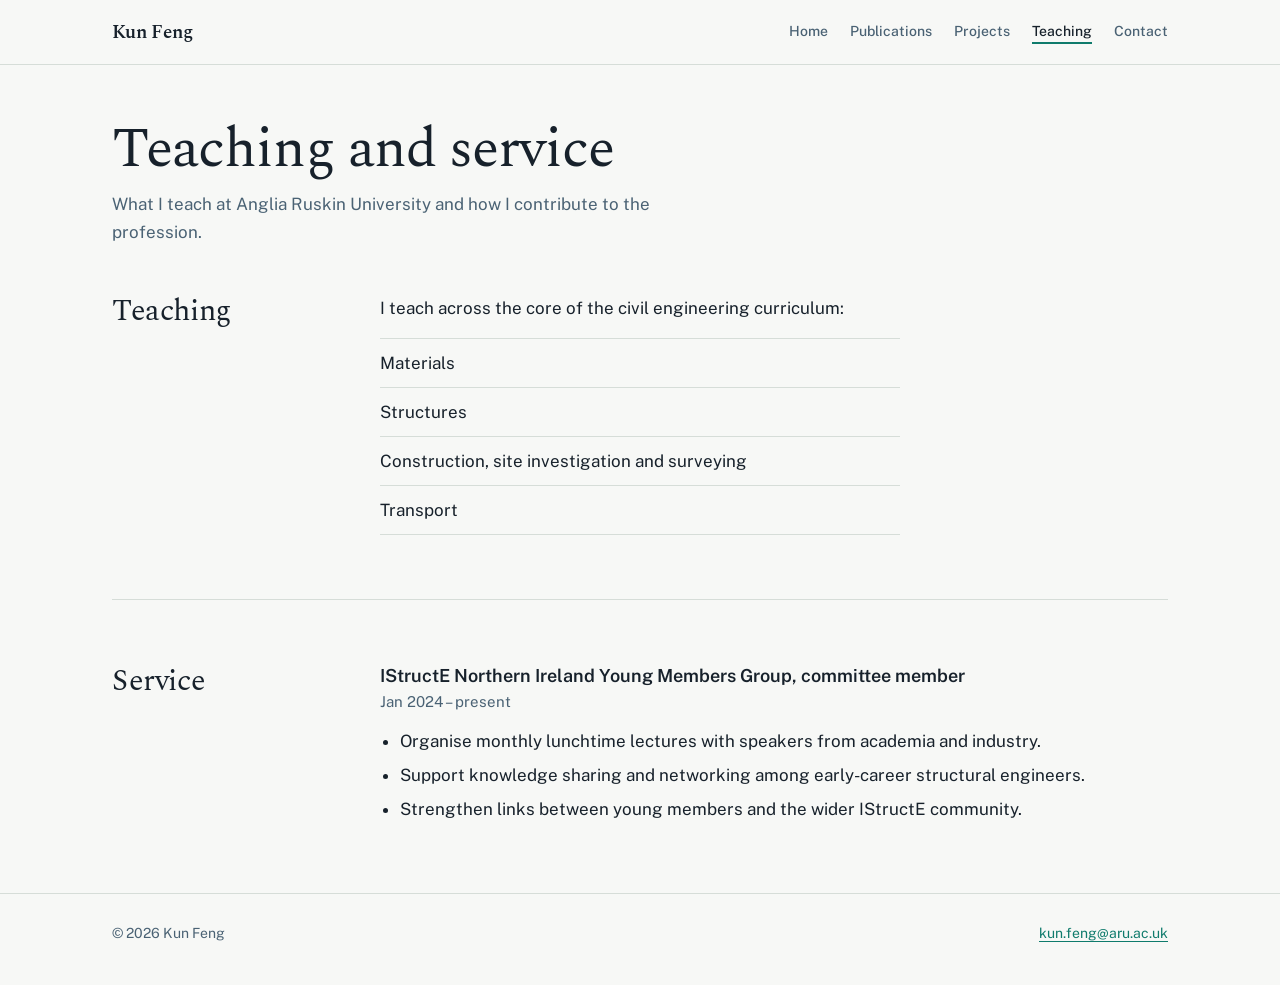
<file: teaching.html>
<!doctype html>
<html lang="en">
<head>
<meta charset="utf-8">
<meta name="viewport" content="width=device-width, initial-scale=1">
<meta name="description" content="Teaching and academic service of Dr Kun Feng.">
<title>Teaching and service | Kun Feng</title>
<link rel="preconnect" href="https://fonts.googleapis.com">
<link rel="preconnect" href="https://fonts.gstatic.com" crossorigin>
<link href="https://fonts.googleapis.com/css2?family=Spectral:ital,wght@0,400;0,600;1,400&family=Public+Sans:wght@400;500;600;700&display=swap" rel="stylesheet">
<link rel="stylesheet" href="assets/style.css">
</head>
<body>

<header class="top">
  <nav class="wrap nav" aria-label="Main navigation">
    <a class="brand" href="index.html">Kun Feng</a>
    <div class="links">
      <a href="index.html">Home</a>
      <a href="publications.html">Publications</a>
      <a href="projects.html">Projects</a>
      <a href="teaching.html" aria-current="page">Teaching</a>
      <a href="index.html#contact">Contact</a>
    </div>
  </nav>
</header>

<div class="wrap page-head">
  <h1>Teaching and service</h1>
  <p>What I teach at Anglia Ruskin University and how I contribute to the profession.</p>
</div>

<main class="wrap">

  <section class="section" id="teaching">
    <h2>Teaching</h2>
    <div class="body">
      <p>I teach across the core of the civil engineering curriculum:</p>
      <ul class="plain">
        <li>Materials</li>
        <li>Structures</li>
        <li>Construction, site investigation and surveying</li>
        <li>Transport</li>
      </ul>
    </div>
  </section>

  <section class="section service" id="service">
    <h2>Service</h2>
    <div class="body">
      <h3>IStructE Northern Ireland Young Members Group, committee member</h3>
      <p class="when">Jan 2024 – present</p>
      <ul>
        <li>Organise monthly lunchtime lectures with speakers from academia and industry.</li>
        <li>Support knowledge sharing and networking among early-career structural engineers.</li>
        <li>Strengthen links between young members and the wider IStructE community.</li>
      </ul>
    </div>
  </section>

</main>

<footer class="footer">
  <div class="wrap"><span>© <span id="year">2026</span> Kun Feng</span><a href="mailto:kun.feng@aru.ac.uk">kun.feng@aru.ac.uk</a></div>
</footer>

<script>document.getElementById('year').textContent = new Date().getFullYear();</script>

</body>
</html>
</file>
<file: assets/style.css>
:root{
  --paper:#f7f8f6;   /* survey-sheet off-white, cool */
  --ink:#17212b;     /* text */
  --steel:#4a6274;   /* secondary text, structure lines */
  --rule:#d6ddd8;    /* hairlines */
  --signal:#0f7b6c;  /* the measured trace; links */
  --signal-soft:#e2efec;
  --serif:"Spectral",Georgia,"Times New Roman",serif;
  --sans:"Public Sans",system-ui,-apple-system,"Segoe UI",Arial,sans-serif;
}
*{box-sizing:border-box}
html{scroll-behavior:smooth}
@media (prefers-reduced-motion:reduce){html{scroll-behavior:auto}}
body{margin:0;background:var(--paper);color:var(--ink);font:400 17px/1.65 var(--sans);-webkit-font-smoothing:antialiased}
a{color:var(--signal);text-underline-offset:3px;text-decoration-thickness:1px}
a:hover{text-decoration-thickness:2px}
:focus-visible{outline:2px solid var(--signal);outline-offset:3px;border-radius:2px}
.wrap{max-width:1120px;margin:0 auto;padding:0 32px}

/* Top bar */
.top{position:sticky;top:0;z-index:10;background:rgba(247,248,246,.92);backdrop-filter:blur(6px);border-bottom:1px solid var(--rule)}
.nav{display:flex;align-items:center;justify-content:space-between;gap:24px;min-height:64px}
.brand{font:600 19px/1 var(--serif);color:var(--ink);text-decoration:none;letter-spacing:-.2px}
.links{display:flex;flex-wrap:wrap;gap:4px 22px}
.links a{color:var(--steel);text-decoration:none;font-size:14px;font-weight:500}
.links a:hover{color:var(--ink)}

/* Hero */
.hero{padding:72px 0 40px;border-bottom:1px solid var(--rule)}
.hero-grid{display:grid;grid-template-columns:minmax(0,5fr) minmax(0,6fr);gap:56px;align-items:center}
.hero h1{font:400 clamp(44px,5.6vw,72px)/1.02 var(--serif);letter-spacing:-1.5px;margin:0 0 20px}
.hero h1 .post{display:block;font-size:.34em;letter-spacing:0;color:var(--steel);margin-top:14px;font-family:var(--sans);font-weight:500}
.role{font-size:19px;margin:0 0 4px;font-weight:600}
.uni{margin:0 0 24px;color:var(--steel)}
.lede{font:400 20px/1.55 var(--serif);max-width:34ch;margin:0 0 28px}
.actions{display:flex;flex-wrap:wrap;gap:12px}
.btn{display:inline-block;padding:10px 18px;border-radius:4px;font-size:15px;font-weight:600;text-decoration:none;border:1px solid var(--ink);color:var(--ink)}
.btn:hover{background:var(--ink);color:var(--paper)}
.btn.primary{background:var(--ink);color:var(--paper)}
.btn.primary:hover{background:var(--signal);border-color:var(--signal)}

.figure{margin:0}
.figure svg{width:100%;height:auto;display:block}
.figure figcaption{display:flex;justify-content:space-between;align-items:baseline;gap:16px;font-size:14px;color:var(--steel);border-top:1px solid var(--rule);padding-top:10px;margin-top:6px}
.replay{font:600 13px var(--sans);color:var(--signal);background:none;border:0;padding:2px 0;cursor:pointer;white-space:nowrap}
.replay:hover{text-decoration:underline}

/* Sections: heading in a left column, content on the right */
.section{display:grid;grid-template-columns:220px minmax(0,1fr);gap:48px;padding:64px 0;border-bottom:1px solid var(--rule);scroll-margin-top:64px}
.section:last-of-type{border-bottom:0}
.section > h2{font:400 30px/1.15 var(--serif);margin:0;letter-spacing:-.4px}
.body{max-width:720px}
.body > p{margin:0 0 16px}
.body > p:last-child{margin-bottom:0}

/* Research */
.themes{display:grid;grid-template-columns:repeat(3,minmax(0,1fr));gap:32px}
.theme h3{font:600 18px/1.3 var(--sans);margin:0 0 8px;padding-top:14px;border-top:2px solid var(--ink)}
.theme p{margin:0;font-size:15px;color:var(--steel)}

/* Publications */
.pubs{list-style:none;margin:0;padding:0}
.pub{display:grid;grid-template-columns:64px minmax(0,1fr);gap:20px;padding:22px 0;border-top:1px solid var(--rule)}
.pub:first-child{border-top:0;padding-top:0}
.pub-year{font:600 15px/1.6 var(--sans);color:var(--signal);font-variant-numeric:tabular-nums}
.pub-year.repeat{visibility:hidden}
.pub h3{font:400 19px/1.4 var(--serif);margin:0 0 6px}
.pub h3 a{color:var(--ink);text-decoration:none}
.pub h3 a:hover{color:var(--signal);text-decoration:underline}
.pub-meta{font-size:14px;color:var(--steel);margin:0}
.pub-meta strong{color:var(--ink);font-weight:600}

/* Projects: a dated timeline */
.timeline{list-style:none;margin:0;padding:0 0 0 22px;border-left:2px solid var(--rule)}
.proj{position:relative;padding:0 0 36px}
.proj:last-child{padding-bottom:0}
.proj::before{content:"";position:absolute;left:-29px;top:7px;width:12px;height:12px;border-radius:50%;background:var(--paper);border:2px solid var(--signal)}
.proj-date{font-size:14px;font-weight:600;color:var(--signal);margin:0 0 4px}
.proj h3{font:400 21px/1.35 var(--serif);margin:0 0 12px}
.facts{display:grid;grid-template-columns:max-content 1fr;gap:4px 20px;margin:0;font-size:15px}
.facts dt{color:var(--steel)}
.facts dd{margin:0}

/* Teaching & service */
.plain{margin:0;padding:0;list-style:none;max-width:520px;border-bottom:1px solid var(--rule)}
.plain li{padding:10px 0;border-top:1px solid var(--rule)}
.service h3{font:600 18px/1.35 var(--sans);margin:0 0 2px}
.service .when{color:var(--steel);font-size:15px;margin:0 0 12px}
.service ul{margin:0;padding-left:20px}
.service li{margin:6px 0}

/* Contact */
.contact-line{font:400 24px/1.4 var(--serif);margin:0 0 18px}
.address{color:var(--steel);margin:0 0 18px}
.profiles{display:flex;flex-wrap:wrap;gap:8px 24px;margin:0;padding:0;list-style:none;font-weight:600;font-size:15px}

.footer{padding:28px 0 40px;color:var(--steel);font-size:14px;border-top:1px solid var(--rule)}

@media (max-width:900px){
  .hero-grid{grid-template-columns:1fr;gap:36px}
  .section{grid-template-columns:1fr;gap:20px;padding:48px 0}
  .themes{grid-template-columns:1fr;gap:24px}
}
@media (max-width:600px){
  .wrap{padding:0 20px}
  .nav{flex-direction:column;align-items:flex-start;gap:8px;padding:14px 20px}
  .links{gap:4px 16px}
  .hero{padding:44px 0 28px}
  .pub{grid-template-columns:1fr;gap:2px}
  .pub-year.repeat{display:none}

}

/* Multi-page additions */
.links a[aria-current="page"]{color:var(--ink);text-decoration:underline;text-decoration-color:var(--signal);text-decoration-thickness:2px;text-underline-offset:6px}
.page-head{padding-top:56px;padding-bottom:8px}
.page-head h1{font:400 clamp(38px,5vw,56px)/1.05 var(--serif);letter-spacing:-1px;margin:0 0 10px}
.page-head p{color:var(--steel);margin:0;max-width:60ch}
.pub-note{color:var(--steel);font-size:15px}
.pub-group{font:600 20px/1.3 var(--sans);margin:40px 0 16px;padding-top:16px;border-top:2px solid var(--ink);scroll-margin-top:80px}
.pub-note + .pub-group{margin-top:24px}
.pub-group .count{font-weight:500;color:var(--steel);font-size:16px;margin-left:6px}
.more{margin-top:24px;font-weight:600}
.footer .wrap{display:flex;flex-wrap:wrap;justify-content:space-between;gap:8px 24px}
.pub-side{position:sticky;top:96px;align-self:start;display:flex;flex-direction:column;gap:6px}
.pub-side a{font:400 22px/1.3 var(--serif);color:var(--ink);text-decoration:none}
.pub-side a:hover{color:var(--signal)}
.pub-side span{font:500 14px var(--sans);color:var(--steel);margin-left:4px}
.page-head + main .section:first-child{padding-top:40px}
@media (max-width:900px){.pub-side{position:static;flex-direction:row;flex-wrap:wrap;gap:4px 24px}.pub-side a{font-size:19px}}
</file>
